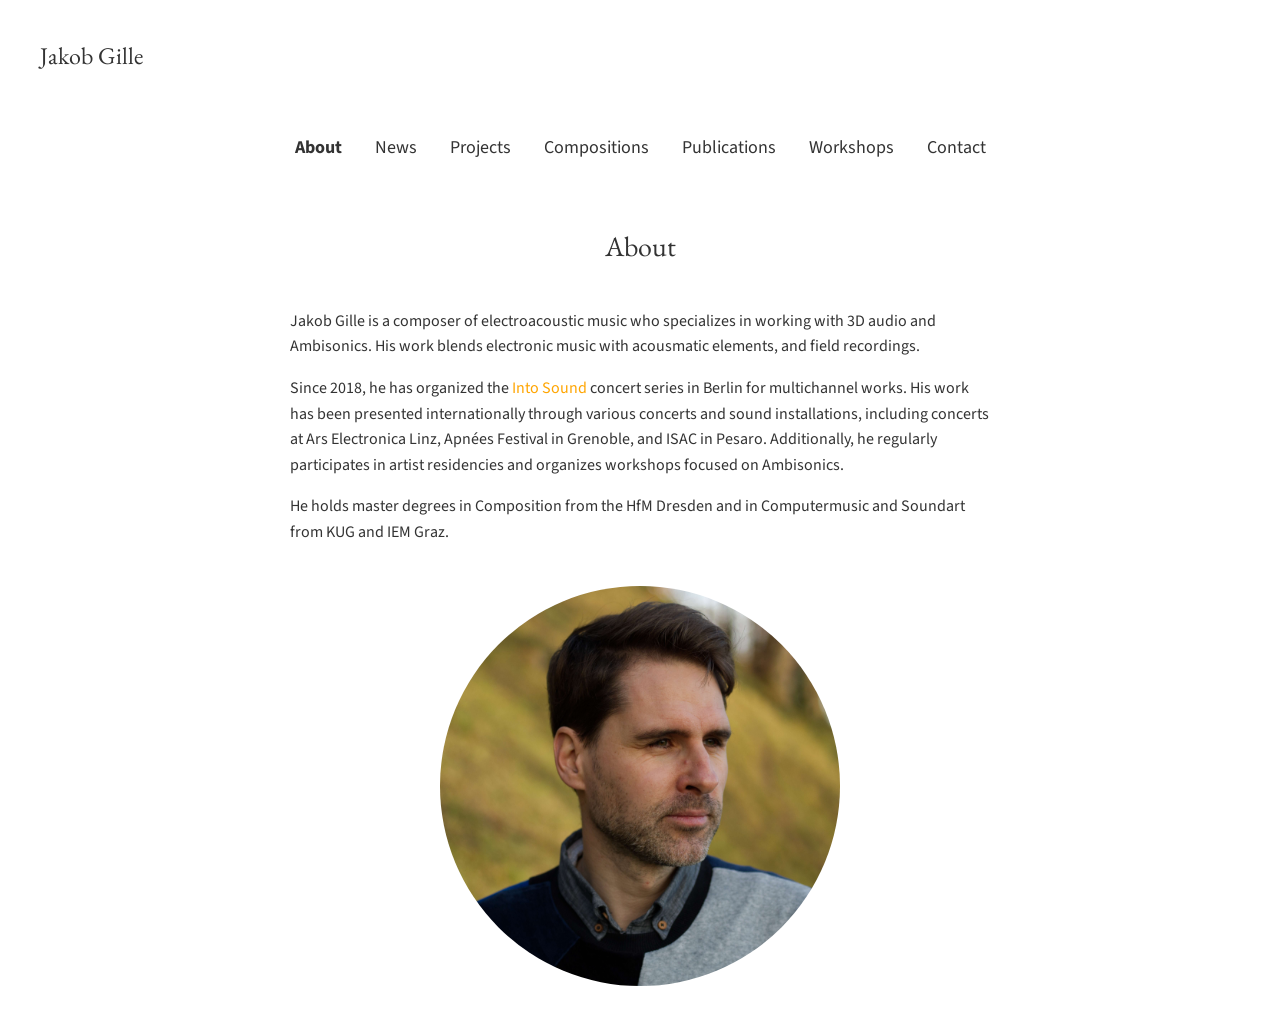
<file: about.html>
<!DOCTYPE html>
<html lang="de">
<head>
    <meta charset="UTF-8">
    <meta name="viewport" content="width=device-width, initial-scale=1.0">
    <title>Jakob Gille - About</title>
    
    <link rel="preconnect" href="https://fonts.googleapis.com">
    <link rel="preconnect" href="https://fonts.gstatic.com" crossorigin>
    <link href="https://fonts.googleapis.com/css2?family=EB+Garamond&family=Source+Sans+3:wght@400;700&display=swap" rel="stylesheet">
    <link rel="stylesheet" href="styles.css">
</head>
<body>

    <header>
        <a href="index.html"><h1>Jakob Gille</h1></a>
    </header>

    <nav>
        <ul>
            <li><a href="about.html" class="active">About</a></li>
            <li><a href="index.html">News</a></li>
            <li><a href="projects.html">Projects</a></li>
            <li><a href="compositions.html">Compositions</a></li>
            <li><a href="publications.html">Publications</a></li>
            <li><a href="workshops.html">Workshops</a></li>
            <li><a href="contact.html">Contact</a></li>
        </ul>
    </nav>

    <main>
        <h2>About</h2>

        <p>
Jakob Gille is a composer of electroacoustic music who specializes in working with 3D audio and Ambisonics. His work blends electronic music with acousmatic elements, and field recordings. 
        </p>
        <p>
            Since 2018, he has organized the <a href="https://intosound.de/" target="_blank" rel="noopener noreferrer">Into Sound</a> concert series in Berlin
        for multichannel works. His work has been presented internationally through various concerts and sound installations, including concerts at Ars Electronica Linz, Apnées Festival in Grenoble, and ISAC in Pesaro. Additionally, he regularly participates in artist residencies and organizes workshops focused on Ambisonics.
        </p>
        <p>
            He holds master degrees in Composition from the HfM Dresden and in Computermusic and Soundart from KUG and IEM Graz.
        </p>
        <img src="images/DSC02979.jpg" alt="Portrait Photo of Jakob Gille" class="about-image">
    </main>

</body>
</html>
</file>
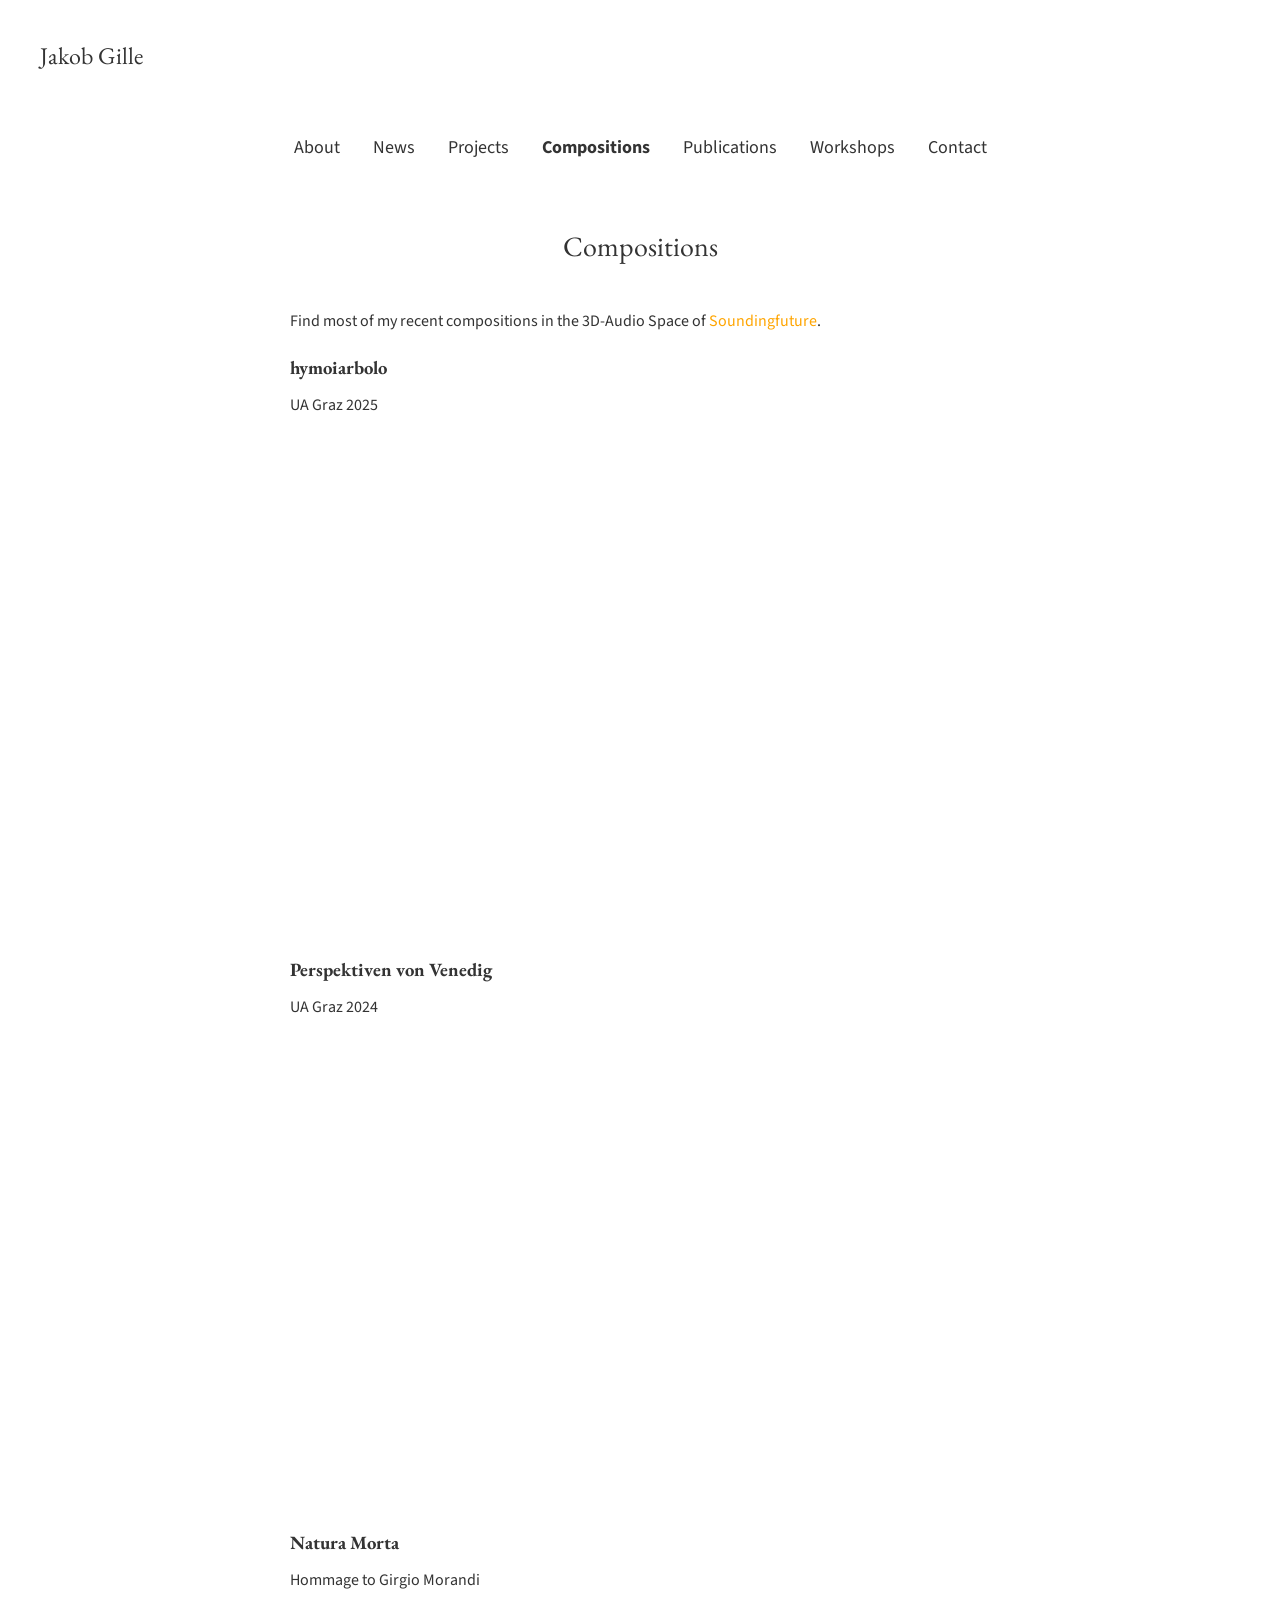
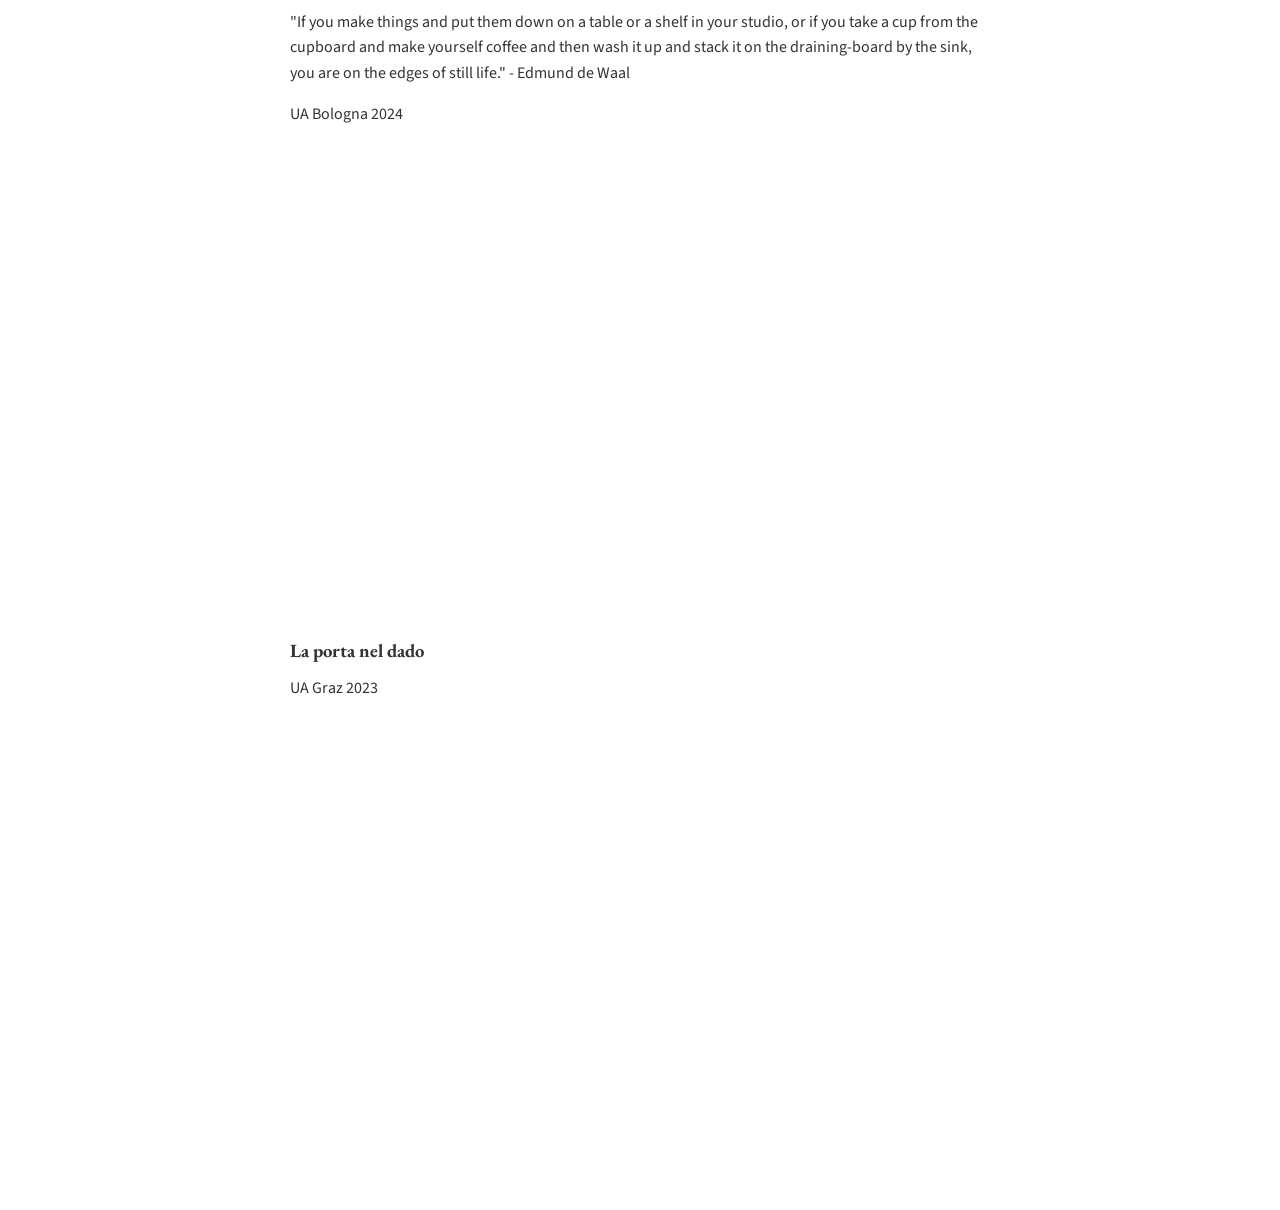
<file: compositions.html>
<!DOCTYPE html>
<html lang="de">
<head>
    <meta charset="UTF-8">
    <meta name="viewport" content="width=device-width, initial-scale=1.0">
    <title>Jakob Gille - Compositions</title>
    
    <link rel="preconnect" href="https://fonts.googleapis.com">
    <link rel="preconnect" href="https://fonts.gstatic.com" crossorigin>
    <link href="https://fonts.googleapis.com/css2?family=EB+Garamond&family=Source+Sans+3:wght@400;700&display=swap" rel="stylesheet">
    <link rel="stylesheet" href="styles.css">
</head>
<body>

    <header>
        <a href="index.html"><h1>Jakob Gille</h1></a>
    </header>

    <nav>
        <ul>
            <li><a href="about.html">About</a></li>
            <li><a href="index.html">News</a></li>
            <li><a href="projects.html">Projects</a></li>
            <li><a href="compositions.html" class="active">Compositions</a></li>
            <li><a href="publications.html">Publications</a></li>
            <li><a href="workshops.html">Workshops</a></li>
            <li><a href="contact.html">Contact</a></li>
        </ul>
    </nav>

    <main>
        <h2>Compositions</h2>

        <p>Find most of my recent compositions in the 3D-Audio Space of <a href="https://audiospace.soundingfuture.com/artists/jakob-gille" target="_blank">Soundingfuture</a>.</p>

        <div class="composition-entry">
            <h3>hymoiarbolo</h3>
            <p>UA Graz 2025</p>
            <iframe class="bandcamp-embed bandcamp-embed--album" src="https://bandcamp.com/EmbeddedPlayer/album=1946385398/size=large/bgcol=ffffff/linkcol=0687f5/tracklist=false/transparent=true/" seamless><a href="https://jakobgille.bandcamp.com/album/hymoiarbolo">hymoiarbolo by Jakob Gille</a></iframe>
        </div>

        <div class="composition-entry">
            <h3>Perspektiven von Venedig</h3>
            <p>UA Graz 2024</p>
            <iframe class="bandcamp-embed bandcamp-embed--track" src="https://bandcamp.com/EmbeddedPlayer/track=4062607975/size=large/bgcol=ffffff/linkcol=0687f5/tracklist=false/transparent=true/" seamless><a href="https://jakobgille.bandcamp.com/track/neo-ornithologie-binaural-version">Neo Ornithologie (Binaural Version) by Jakob Gille</a></iframe>
        </div>

        <div class="composition-entry">
            <h3>Natura Morta</h3>
            <p>Hommage to Girgio Morandi</p>
            <p>"If you make things and put them down on a table or a shelf in your studio, or if you take a cup from the cupboard and make yourself coffee and then wash it up and stack it on the draining-board by the sink, you are on the edges of still life." - Edmund de Waal</p>
            <p>UA Bologna 2024</p>
            <iframe class="bandcamp-embed bandcamp-embed--track" src="https://bandcamp.com/EmbeddedPlayer/track=295325396/size=large/bgcol=ffffff/linkcol=0687f5/tracklist=false/transparent=true/" seamless><a href="https://jakobgille.bandcamp.com/track/natura-morta-binaural-version">Natura Morta (Binaural Version) by Jakob Gille</a></iframe>
        </div>

        <div class="composition-entry">
            <h3>La porta nel dado</h3>
            <p>UA Graz 2023</p>
            <iframe class="bandcamp-embed bandcamp-embed--track" src="https://bandcamp.com/EmbeddedPlayer/track=1073875718/size=large/bgcol=ffffff/linkcol=0687f5/tracklist=false/transparent=true/" seamless><a href="https://jakobgille.bandcamp.com/track/la-porta-nel-dado-binaural-version">La porta nel dado (Binaural Version) by Jakob Gille</a></iframe>
        </div>
    </main>

</body>
</html>
</file>
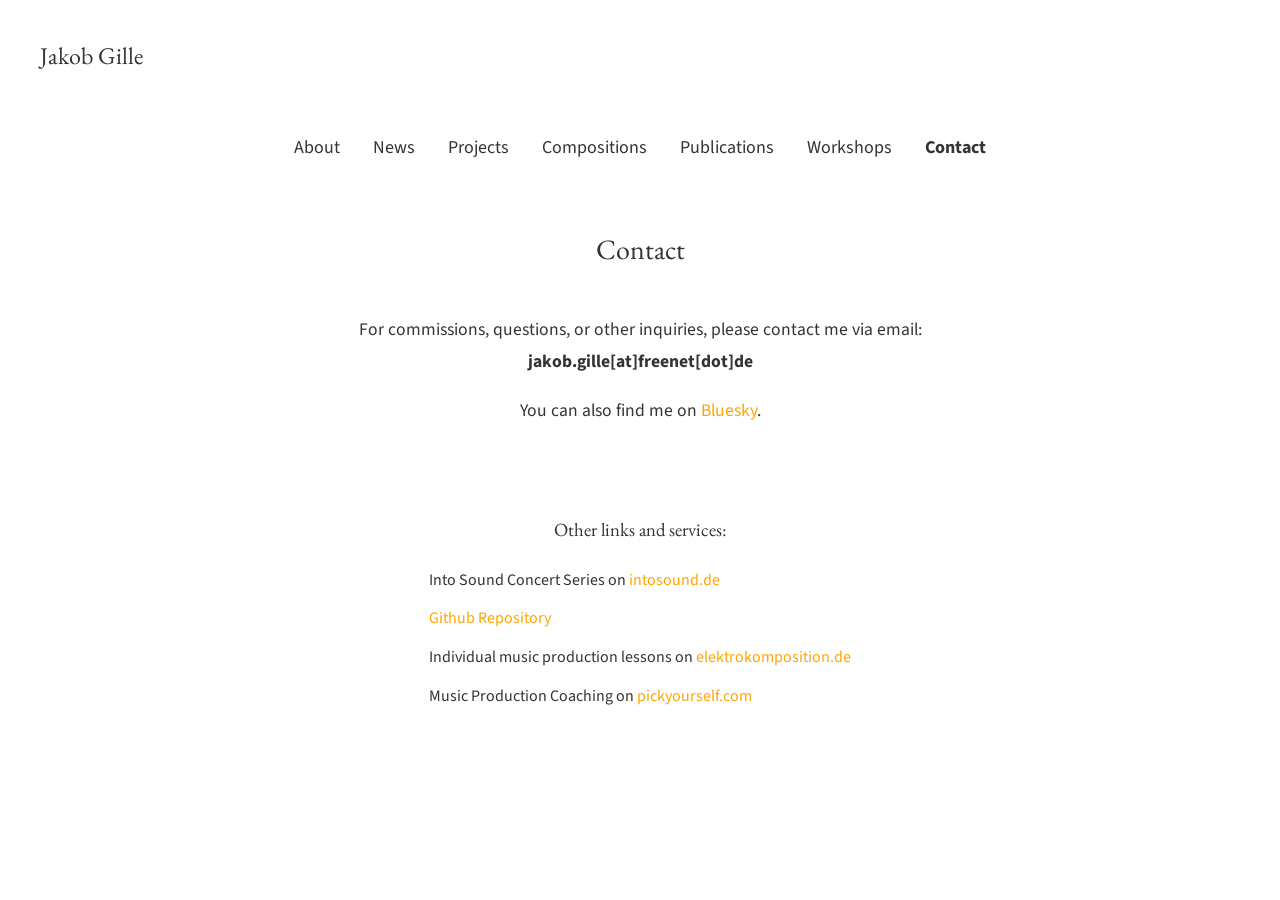
<file: contact.html>
<!DOCTYPE html>
<html lang="de">
<head>
    <meta charset="UTF-8">
    <meta name="viewport" content="width=device-width, initial-scale=1.0">
    <title>Jakob Gille - Contact</title>
    
    <link rel="preconnect" href="https://fonts.googleapis.com">
    <link rel="preconnect" href="https://fonts.gstatic.com" crossorigin>
    <link href="https://fonts.googleapis.com/css2?family=EB+Garamond&family=Source+Sans+3:wght@400;700&display=swap" rel="stylesheet">
    <link rel="stylesheet" href="styles.css">
</head>
<body>

    <header>
        <a href="index.html"><h1>Jakob Gille</h1></a>
    </header>

    <nav>
        <ul>
            <li><a href="about.html">About</a></li>
            <li><a href="index.html">News</a></li>
            <li><a href="projects.html">Projects</a></li>
            <li><a href="compositions.html">Compositions</a></li>
            <li><a href="publications.html">Publications</a></li>
            <li><a href="workshops.html">Workshops</a></li>
            <li><a href="contact.html" class="active">Contact</a></li>
        </ul>
    </nav>

    <main class="main-center">
        <h2>Contact</h2>
        <p class="contact-info">
            For commissions, questions, or other inquiries, please contact me via email:
            <br>
            <strong>jakob.gille[at]freenet[dot]de</strong>
        </p>
        <p class="contact-info">
            You can also find me on 
            <a href="https://bsky.app/profile/jakobgille.bsky.social" target="_blank">Bluesky</a>.
        </p>

        <div class="other-links">
            <h3>Other links and services:</h3>
            <ul>
                <li>Into Sound Concert Series on <a href="https://intosound.de/" target="_blank">intosound.de</a></li>
                <li><a href="https://github.com/JakobGille" target="_blank">Github Repository</a></li>
                <li>Individual music production lessons on <a href="https://elektrokomposition.de/" target="_blank">elektrokomposition.de</a></li>
                <li>Music Production Coaching on <a href="https://pickyourself.com/" target="_blank">pickyourself.com</a></li>
            </ul>
        </div>
        
    </main>

</body>
</html>
</file>
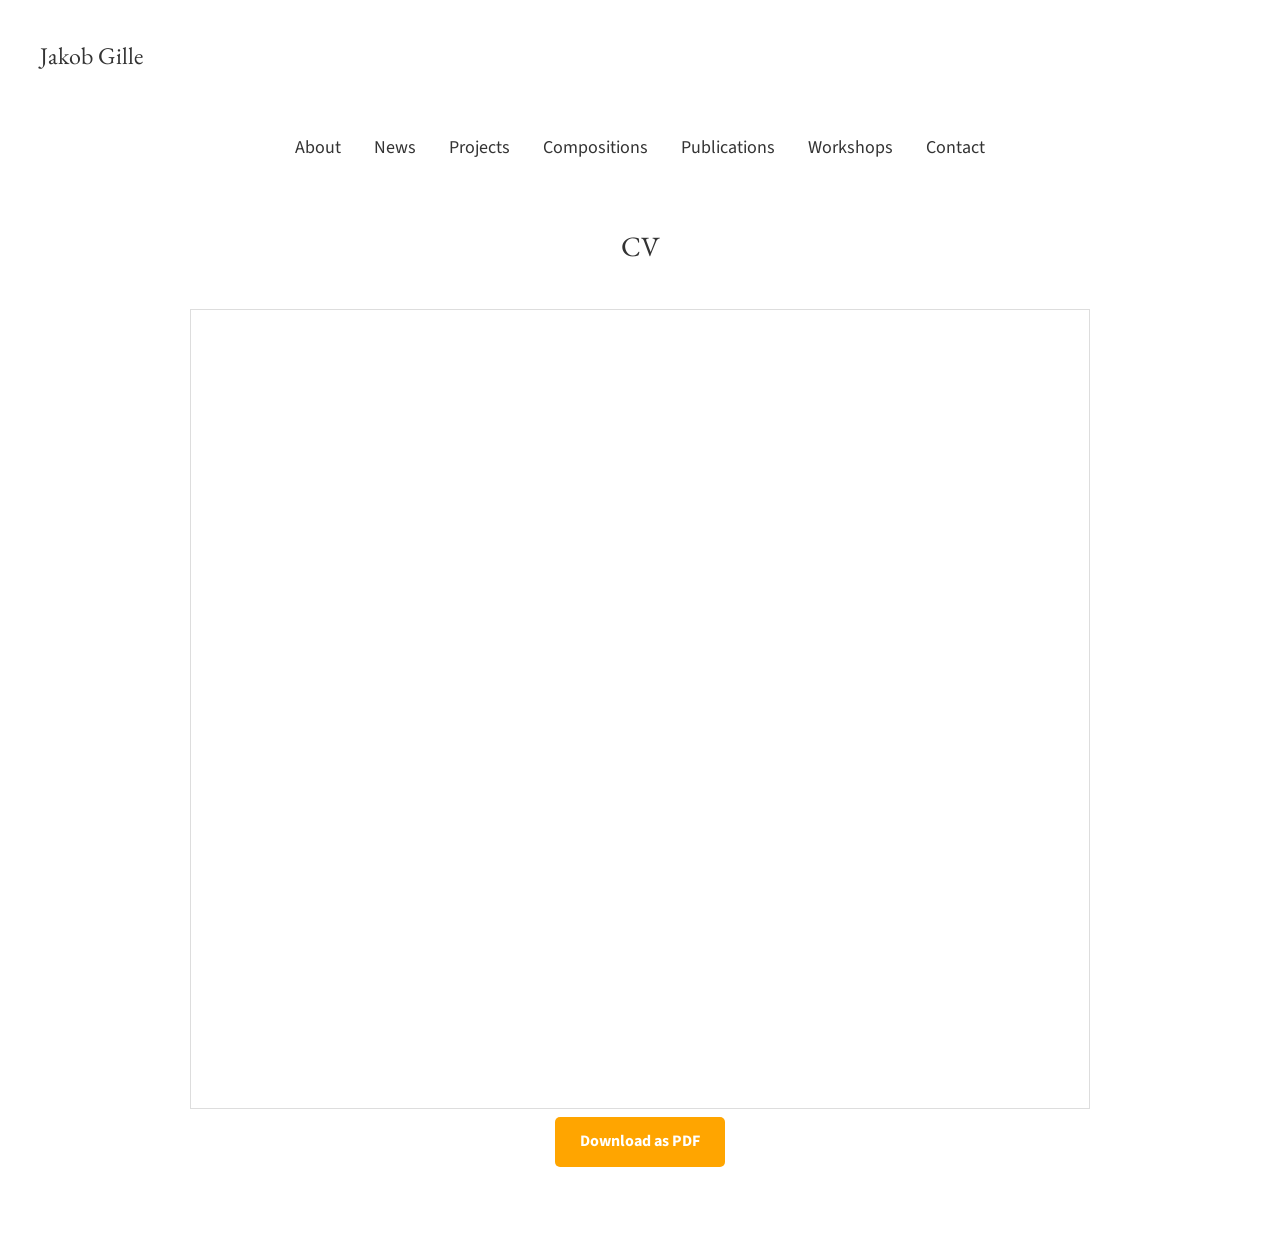
<file: cv.html>
<!DOCTYPE html>
<html lang="de">
<head>
    <meta charset="UTF-8">
    <meta name="viewport" content="width=device-width, initial-scale=1.0">
    <title>Jakob Gille - CV</title>
    
    <link rel="preconnect" href="https://fonts.googleapis.com">
    <link rel="preconnect" href="https://fonts.gstatic.com" crossorigin>
    <link href="https://fonts.googleapis.com/css2?family=EB+Garamond&family=Source+Sans+3:wght@400;700&display=swap" rel="stylesheet">
    <link rel="stylesheet" href="styles.css">
</head>
<body>

    <header>
        <a href="index.html"><h1>Jakob Gille</h1></a>
    </header>

    <nav>
        <ul>
            <li><a href="about.html">About</a></li>
            <li><a href="index.html">News</a></li>
            <li><a href="projects.html">Projects</a></li>
            <li><a href="compositions.html">Compositions</a></li>
            <li><a href="publications.html">Publications</a></li>
            <li><a href="workshops.html">Workshops</a></li>
            <li><a href="contact.html">Contact</a></li>
        </ul>
    </nav>

    <main class="main-wide">
        <h2>CV</h2>

        <p class="pdf-mobile-note">The embedded PDF viewer is not available on mobile. Please use the download button below.</p>

        <iframe src="CV_JakobGille.pdf" class="pdf-viewer" title="CV von Jakob Gille">
            <p>Ihr Browser unterstützt keine eingebetteten PDFs. Sie können das CV <a href="CV_JakobGille.pdf">hier herunterladen</a>.</p>
        </iframe>

        <a href="CV_JakobGille.pdf" download class="download-button">Download as PDF</a>

        
    </main>

</body>
</html>
</file>
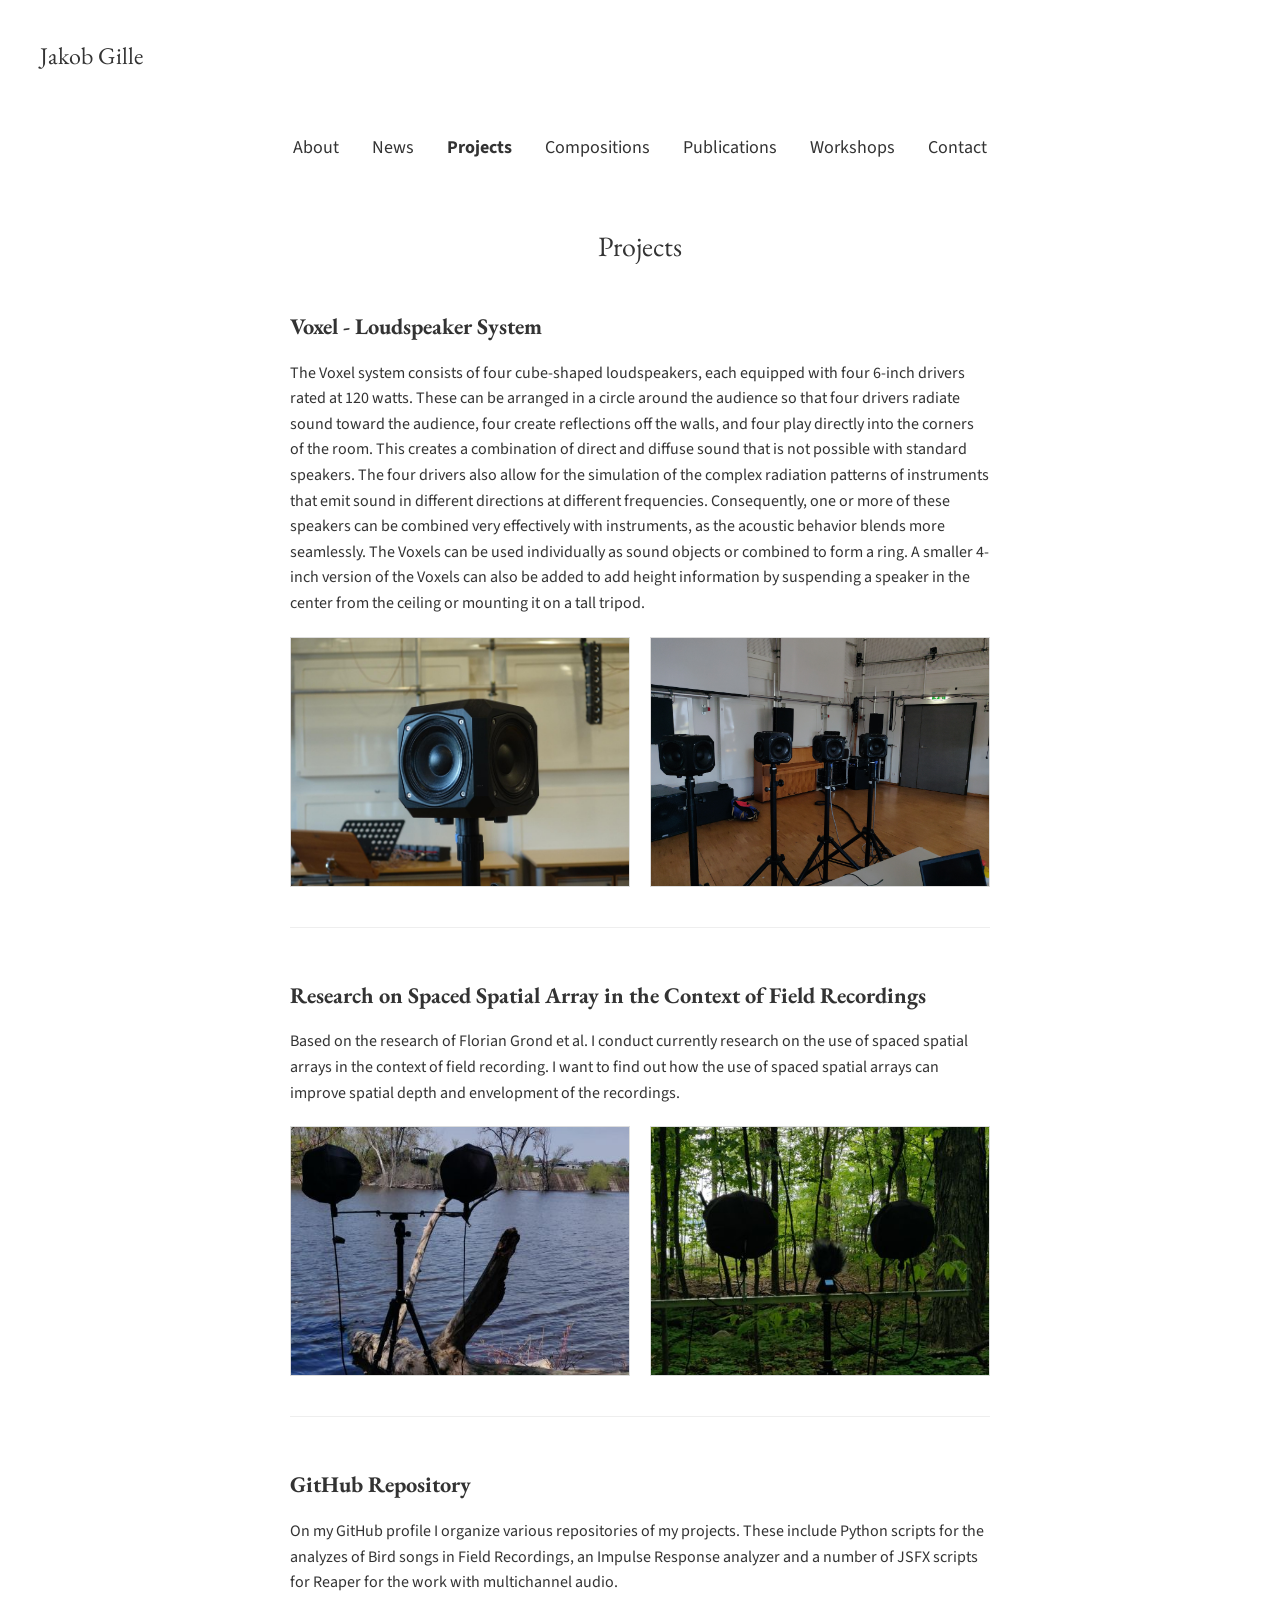
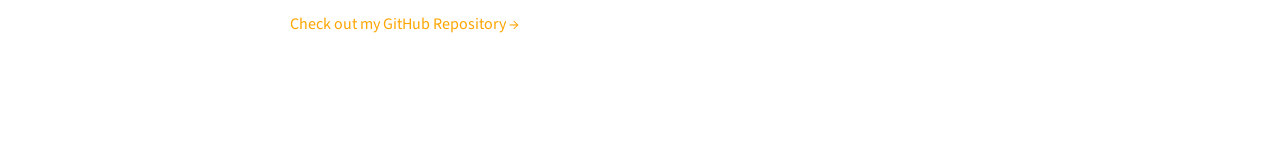
<file: projects.html>
<!DOCTYPE html>
<html lang="de">
<head>
    <meta charset="UTF-8">
    <meta name="viewport" content="width=device-width, initial-scale=1.0">
    <title>Jakob Gille - Projects</title>
    
    <link rel="preconnect" href="https://fonts.googleapis.com">
    <link rel="preconnect" href="https://fonts.gstatic.com" crossorigin>
    <link href="https://fonts.googleapis.com/css2?family=EB+Garamond&family=Source+Sans+3:wght@400;700&display=swap" rel="stylesheet">
    <link rel="stylesheet" href="styles.css">
</head>
<body>

    <header>
        <a href="index.html"><h1>Jakob Gille</h1></a>
    </header>

    <nav>
        <ul>
            <li><a href="about.html">About</a></li>
            <li><a href="index.html">News</a></li>
            <li><a href="projects.html" class="active">Projects</a></li>
            <li><a href="compositions.html">Compositions</a></li>
            <li><a href="publications.html">Publications</a></li>
            <li><a href="workshops.html">Workshops</a></li>
            <li><a href="contact.html">Contact</a></li>
        </ul>
    </nav>

    <main>
        <h2>Projects</h2>

        <div class="project-entry">
            <h3>Voxel - Loudspeaker System</h3>
            <p>The Voxel system consists of four cube-shaped loudspeakers, each equipped with four 6-inch drivers rated at 120 watts. These can be arranged in a circle around the audience so that four drivers radiate sound toward the audience, four create reflections off the walls, and four play directly into the corners of the room. This creates a combination of direct and diffuse sound that is not possible with standard speakers. The four drivers also allow for the simulation of the complex radiation patterns of instruments that emit sound in different directions at different frequencies. Consequently, one or more of these speakers can be combined very effectively with instruments, as the acoustic behavior blends more seamlessly. The Voxels can be used individually as sound objects or combined to form a ring. A smaller 4-inch version of the Voxels can also be added to add height information by suspending a speaker in the center from the ceiling or mounting it on a tall tripod.</p>
            <div class="project-images">
                <img src="images/Voxel_6.jpeg" alt="Voxel Loudspeaker System Ansicht 1">
                <img src="images/4_Voxel.jpg" alt="Voxel Loudspeaker System Ansicht 2">
            </div>
        </div>

        <div class="project-entry">
            <h3>Research on Spaced Spatial Array in the Context of Field Recordings</h3>
            <p>Based on the research of Florian Grond et al. I conduct currently research on the use of spaced spatial arrays in the context of field recording. I want to find out how the use of spaced spatial arrays can improve spatial depth and envelopment of the recordings.</p>
            <div class="project-images">
                <img src="images/Spaced_Array_1.jpg" alt="Spaced Spatial Array Setup 1" class="pos-custom">
                <img src="images/Spaced_Array_2.jpg" alt="Spaced Spatial Array Setup 2" class="pos-custom">
            </div>
        </div>

        <div class="project-entry">
            <h3>GitHub Repository</h3>
            <p>On my GitHub profile I organize various repositories of my projects. These include Python scripts for the analyzes of Bird songs in Field Recordings, an Impulse Response analyzer and a number of JSFX scripts for Reaper for the work with multichannel audio.</p>
            <p><a href="https://github.com/JakobGille" target="_blank">Check out my GitHub Repository &rarr;</a></p>
        </div>

    </main>

</body>
</html>
</file>
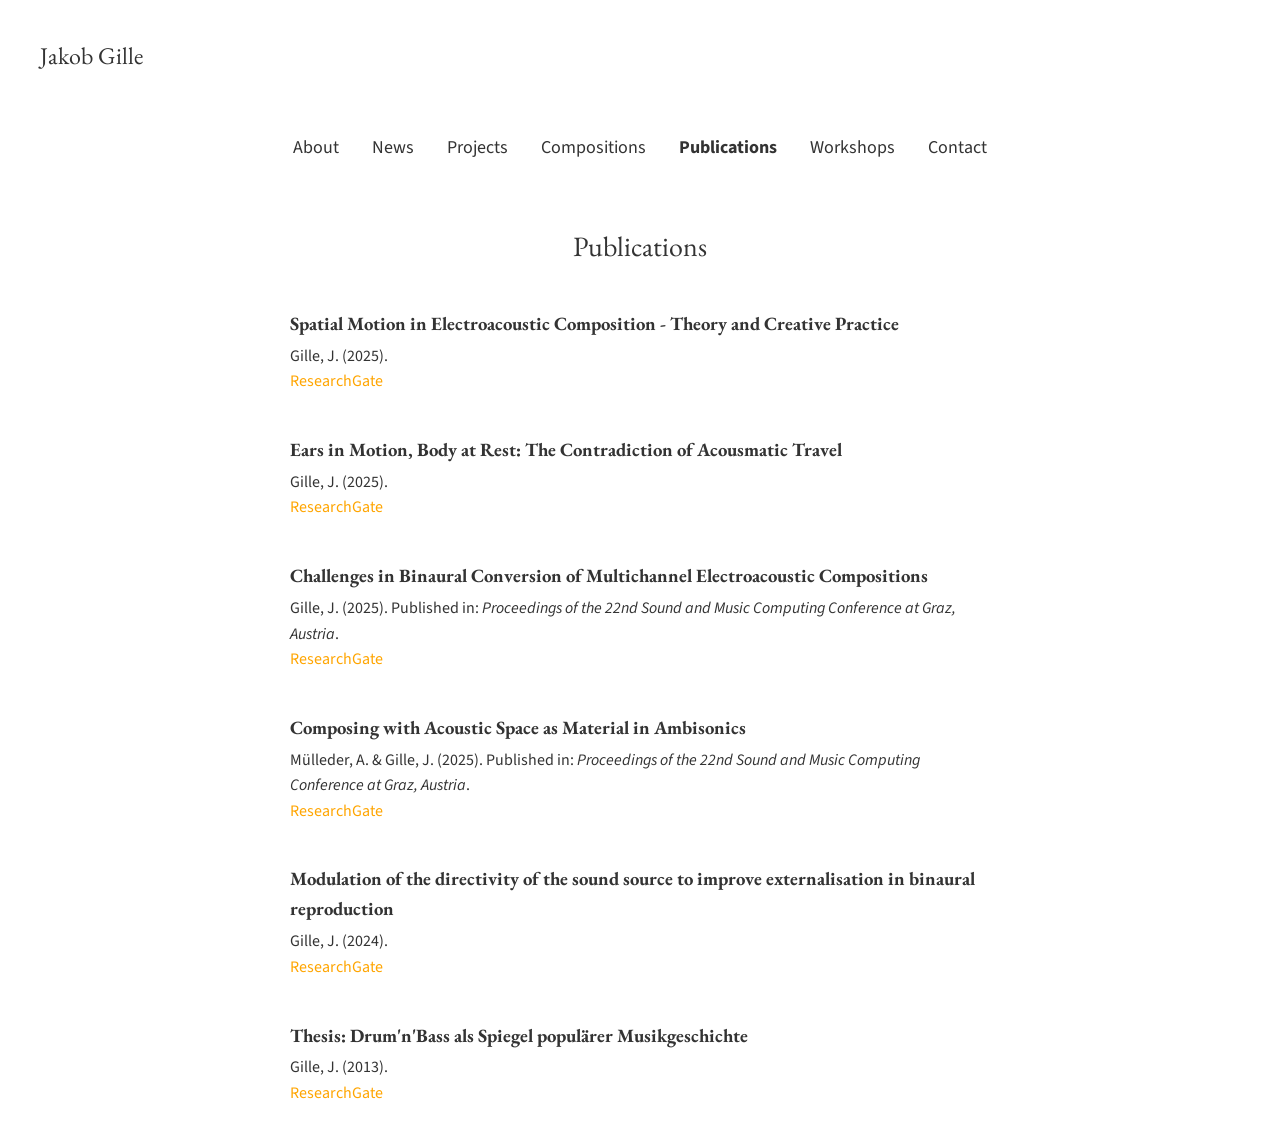
<file: publications.html>
<!DOCTYPE html>
<html lang="de">
<head>
    <meta charset="UTF-8">
    <meta name="viewport" content="width=device-width, initial-scale=1.0">
    <title>Jakob Gille - Publications</title>
    
    <link rel="preconnect" href="https://fonts.googleapis.com">
    <link rel="preconnect" href="https://fonts.gstatic.com" crossorigin>
    <link href="https://fonts.googleapis.com/css2?family=EB+Garamond&family=Source+Sans+3:wght@400;700&display=swap" rel="stylesheet">
    <link rel="stylesheet" href="styles.css">
</head>
<body>

    <header>
        <a href="index.html"><h1>Jakob Gille</h1></a>
    </header>

    <nav>
        <ul>
            <li><a href="about.html">About</a></li>
            <li><a href="index.html">News</a></li>
            <li><a href="projects.html">Projects</a></li>
            <li><a href="compositions.html">Compositions</a></li>
            <li><a href="publications.html" class="active">Publications</a></li>
            <li><a href="workshops.html">Workshops</a></li>
            <li><a href="contact.html">Contact</a></li>
        </ul>
    </nav>

    <main>
        <h2>Publications</h2>

             <div class="publication-entry">
            <h3>Spatial Motion in Electroacoustic Composition - Theory and Creative Practice</h3>
            <p>Gille, J. (2025)</em>.</p>
            <p>
                <a href="https://www.researchgate.net/publication/396649280_Spatial_Motion_in_Electroacoustic_Composition_-_Theory_and_Creative_Practice" target="_blank">ResearchGate</a>
            </p>
        </div>

         <div class="publication-entry">
            <h3>Ears in Motion, Body at Rest: The Contradiction of Acousmatic Travel</h3>
            <p>Gille, J. (2025)</em>.</p>
            <p>
                <a href="https://www.researchgate.net/publication/396213911_Ears_in_Motion_Body_at_Rest_The_Contradiction_of_Acousmatic_Travel" target="_blank">ResearchGate</a>
            </p>
        </div>

        <div class="publication-entry">
            <h3>Challenges in Binaural Conversion of Multichannel Electroacoustic Compositions</h3>
            <p>Gille, J. (2025). Published in: <em>Proceedings of the 22nd Sound and Music Computing Conference at Graz, Austria</em>.</p>
            <p>
                <a href="https://www.researchgate.net/publication/394280587_Challenges_in_Binaural_Conversion_of_Multichannel_Electroacoustic_Compositions" target="_blank">ResearchGate</a>
            </p>
        </div>

        <div class="publication-entry">
            <h3>Composing with Acoustic Space as Material in Ambisonics</h3>
            <p>Mülleder, A. & Gille, J. (2025). Published in: <em>Proceedings of the 22nd Sound and Music Computing Conference at Graz, Austria</em>.</p>
            <p>
                <a href="https://www.researchgate.net/publication/394281309_Composing_with_Acoustic_Space_as_Material_in_Ambisonics" target="_blank">ResearchGate</a>
            </p>
        </div>

        <div class="publication-entry">
            <h3>Modulation of the directivity of the sound source to improve externalisation in binaural reproduction</h3>
            <p>Gille, J. (2024)</em>.</p>
            <p>
                <a href="https://www.researchgate.net/publication/377276435_Modulation_of_the_directivity_of_the_sound_source_to_improve_externalisation_in_binaural_reproduction" target="_blank">ResearchGate</a>
            </p>
        </div>

               <div class="publication-entry">
            <h3>Thesis: Drum'n'Bass als Spiegel populärer Musikgeschichte</h3>
            <p>Gille, J. (2013)</em>.</p>
            <p>
                <a href="https://www.researchgate.net/publication/396213776_Drum'n'Bass_als_Spiegel_popularer_Musikgeschichte" target="_blank">ResearchGate</a>
            </p>
        </div>

    </main>

</body>
</html>
</file>
<file: styles.css>
*, *::before, *::after {
    box-sizing: border-box;
}

body {
    font-family: "Source Sans 3", sans-serif;
    margin: 40px;
    color: #333;
    background-color: #fff;
}

img {
    max-width: 100%;
    height: auto;
}

header h1 {
    font-family: "EB Garamond", serif;
    font-size: 24px;
    font-weight: normal;
    margin: 0;
}

header a {
    text-decoration: none;
    color: inherit;
}

nav {
    text-align: center;
    margin-top: 60px;
    margin-bottom: 60px;
}

nav ul {
    list-style: none;
    padding: 0;
    margin: 0;
    display: inline-block;
}

nav ul li {
    display: inline;
    margin: 0 15px;
}

nav ul li a {
    display: inline-block;
    text-decoration: none;
    color: #333;
    font-size: 18px;
    padding: 4px 0;
}

nav ul li a:hover {
    color: orange;
}

nav ul li a.active {
    font-weight: bold;
}

main {
    text-align: left;
    max-width: 700px;
    margin: 0 auto;
    line-height: 1.6;
}

main h2 {
    font-family: "EB Garamond", serif;
    font-size: 28px;
    font-weight: normal;
    margin-bottom: 40px;
    text-align: center;
}

main a {
    color: orange;
    text-decoration: none;
}

main a:hover {
    text-decoration: underline;
}

/* News (index) */
.news-entry,
.news-entry-no-image {
    margin-bottom: 30px;
    border-bottom: 1px solid #eee;
    padding-bottom: 30px;
}

.news-entry {
    display: flex;
    align-items: flex-start;
}

.news-entry img {
    width: 150px;
    flex-shrink: 0;
    margin-right: 25px;
}

.news-entry-text h3,
.news-entry-no-image h3 {
    font-family: "EB Garamond", serif;
    margin-top: 0;
    margin-bottom: 10px;
    font-size: 1.4em;
}

.news-entry-text p,
.news-entry-no-image p {
    margin: 0;
}

.news-meta {
    font-size: 0.9em;
    color: #666;
    margin-top: 5px !important;
}

/* About */
.about-image {
    width: min(400px, 100%);
    aspect-ratio: 1;
    max-width: 100%;
    border-radius: 50%;
    object-fit: cover;
    display: block;
    margin: 40px auto 0 auto;
}

main p {
    margin-bottom: 1em;
}

/* Projects */
.project-entry {
    margin-bottom: 50px;
    border-bottom: 1px solid #eee;
    padding-bottom: 40px;
}

.project-entry:last-child {
    border-bottom: none;
}

.project-entry h3 {
    font-family: "EB Garamond", serif;
    font-size: 1.4em;
    margin-top: 0;
    margin-bottom: 10px;
}

.project-images {
    display: flex;
    gap: 20px;
    margin-top: 20px;
}

.project-images img {
    width: calc(50% - 10px);
    height: 250px;
    object-fit: cover;
    border: 1px solid #ddd;
}

.pos-custom {
    object-position: 40% 30%;
}

/* Compositions */
.composition-entry {
    margin-bottom: 50px;
}

.composition-entry h3 {
    font-family: "EB Garamond", serif;
    margin-bottom: 10px;
}

.composition-entry p {
    margin-top: 0;
}

.bandcamp-embed {
    border: 0;
    width: 100%;
    max-width: 350px;
    display: block;
}

.bandcamp-embed--album {
    height: 470px;
}

.bandcamp-embed--track {
    height: 442px;
}

/* Publications */
.publication-entry {
    margin-bottom: 40px;
}

.publication-entry h3 {
    font-family: "EB Garamond", serif;
    margin-bottom: 5px;
}

.publication-entry p {
    margin: 0;
}

/* Workshops */
.video-container {
    position: relative;
    padding-bottom: 56.25%;
    height: 0;
    overflow: hidden;
    max-width: 100%;
    margin-top: 20px;
}

.video-container iframe {
    position: absolute;
    top: 0;
    left: 0;
    width: 100%;
    height: 100%;
    border: 0;
}

.workshop-entry {
    padding-bottom: 25px;
    margin-bottom: 25px;
    border-bottom: 1px solid #eee;
}

.workshop-entry:last-child {
    border-bottom: none;
}

.workshop-entry h3 {
    font-family: "EB Garamond", serif;
    margin-bottom: 5px;
}

.workshop-entry p {
    margin: 0;
    color: #666;
}

.image-gallery {
    display: flex;
    flex-wrap: wrap;
    gap: 15px;
    margin-top: 20px;
}

.image-gallery a {
    display: block;
}

.image-gallery img {
    width: 150px;
    height: 100px;
    object-fit: cover;
    border: 1px solid #ddd;
    transition: opacity 0.2s;
    cursor: pointer;
}

.image-gallery img:hover {
    opacity: 0.7;
}

/* Contact */
main.main-center {
    text-align: center;
    line-height: 1.8;
}

main.main-center h2 {
    text-align: center;
}

.contact-info {
    font-size: 1.1em;
}

.other-links {
    margin-top: 50px;
    text-align: left;
    display: inline-block;
}

.other-links h3 {
    font-family: "EB Garamond", serif;
    text-align: center;
    font-weight: normal;
}

.other-links ul {
    list-style: none;
    padding: 0;
}

.other-links li {
    margin-bottom: 10px;
}

/* CV */
main.main-wide {
    text-align: center;
    max-width: 900px;
}

.download-button {
    display: inline-block;
    background-color: orange;
    color: white;
    padding: 12px 25px;
    text-decoration: none;
    font-weight: bold;
    border-radius: 5px;
    margin-bottom: 40px;
}

.download-button:hover {
    background-color: #e69500;
    text-decoration: none;
}

.pdf-viewer {
    width: 100%;
    height: 800px;
    border: 1px solid #ddd;
}

.pdf-mobile-note {
    display: none;
    margin-bottom: 20px;
    color: #666;
}

/* Mobile */
@media (max-width: 768px) {
    body {
        margin: 16px;
    }

    nav {
        margin-top: 24px;
        margin-bottom: 24px;
    }

    nav ul li {
        display: block;
        margin: 0;
    }

    nav ul li a {
        padding: 10px 0;
        font-size: 17px;
    }

    main h2 {
        font-size: 24px;
        margin-bottom: 30px;
    }

    .news-entry {
        flex-direction: column;
    }

    .news-entry img {
        width: 100%;
        max-width: 200px;
        margin-right: 0;
        margin-bottom: 15px;
    }

    .about-image {
        width: min(280px, 100%);
    }

    .project-images {
        flex-direction: column;
    }

    .project-images img {
        width: 100%;
        height: auto;
        min-height: 180px;
    }

    .image-gallery {
        justify-content: center;
    }

    .pdf-viewer {
        display: none;
    }

    .pdf-mobile-note {
        display: block;
    }
}

@media (max-width: 480px) {
    nav ul li a {
        font-size: 16px;
    }

    main h2 {
        font-size: 22px;
    }

    .bandcamp-embed--album {
        height: 400px;
    }

    .bandcamp-embed--track {
        height: 380px;
    }
}
</file>
